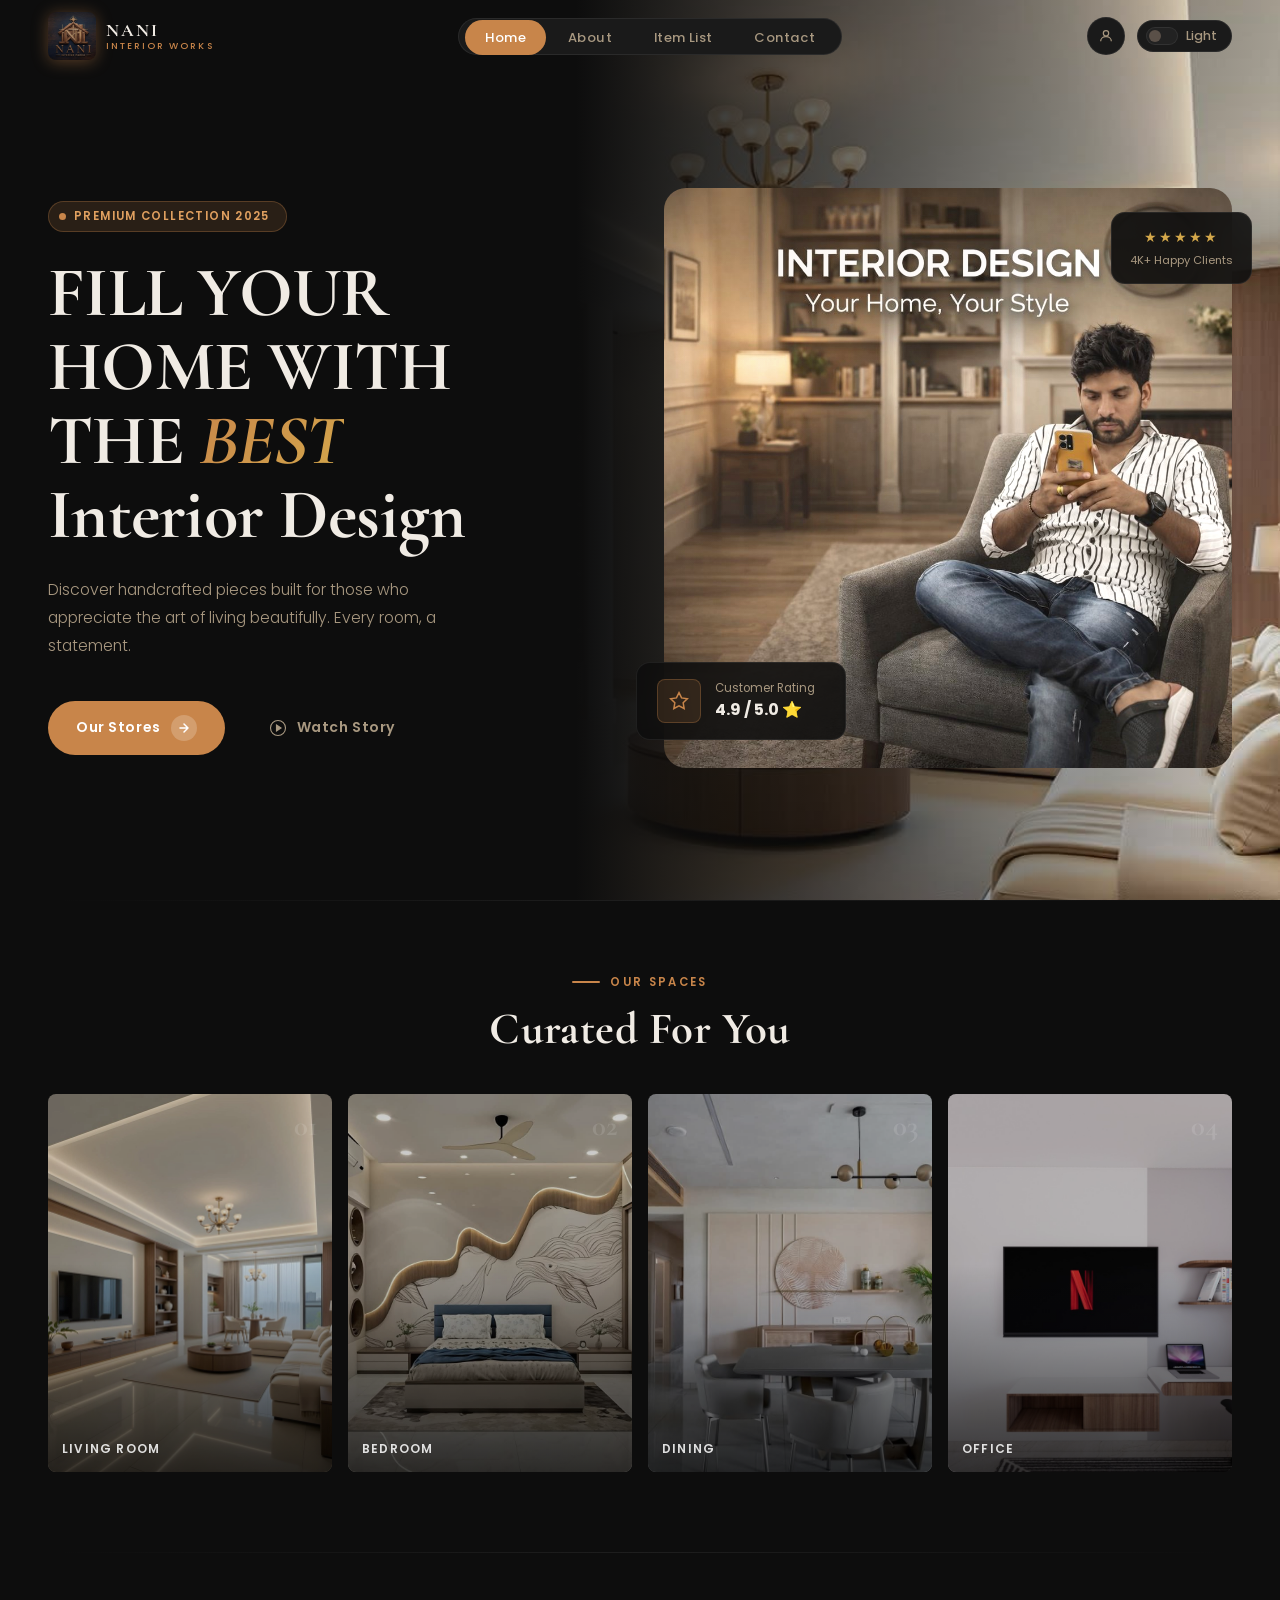
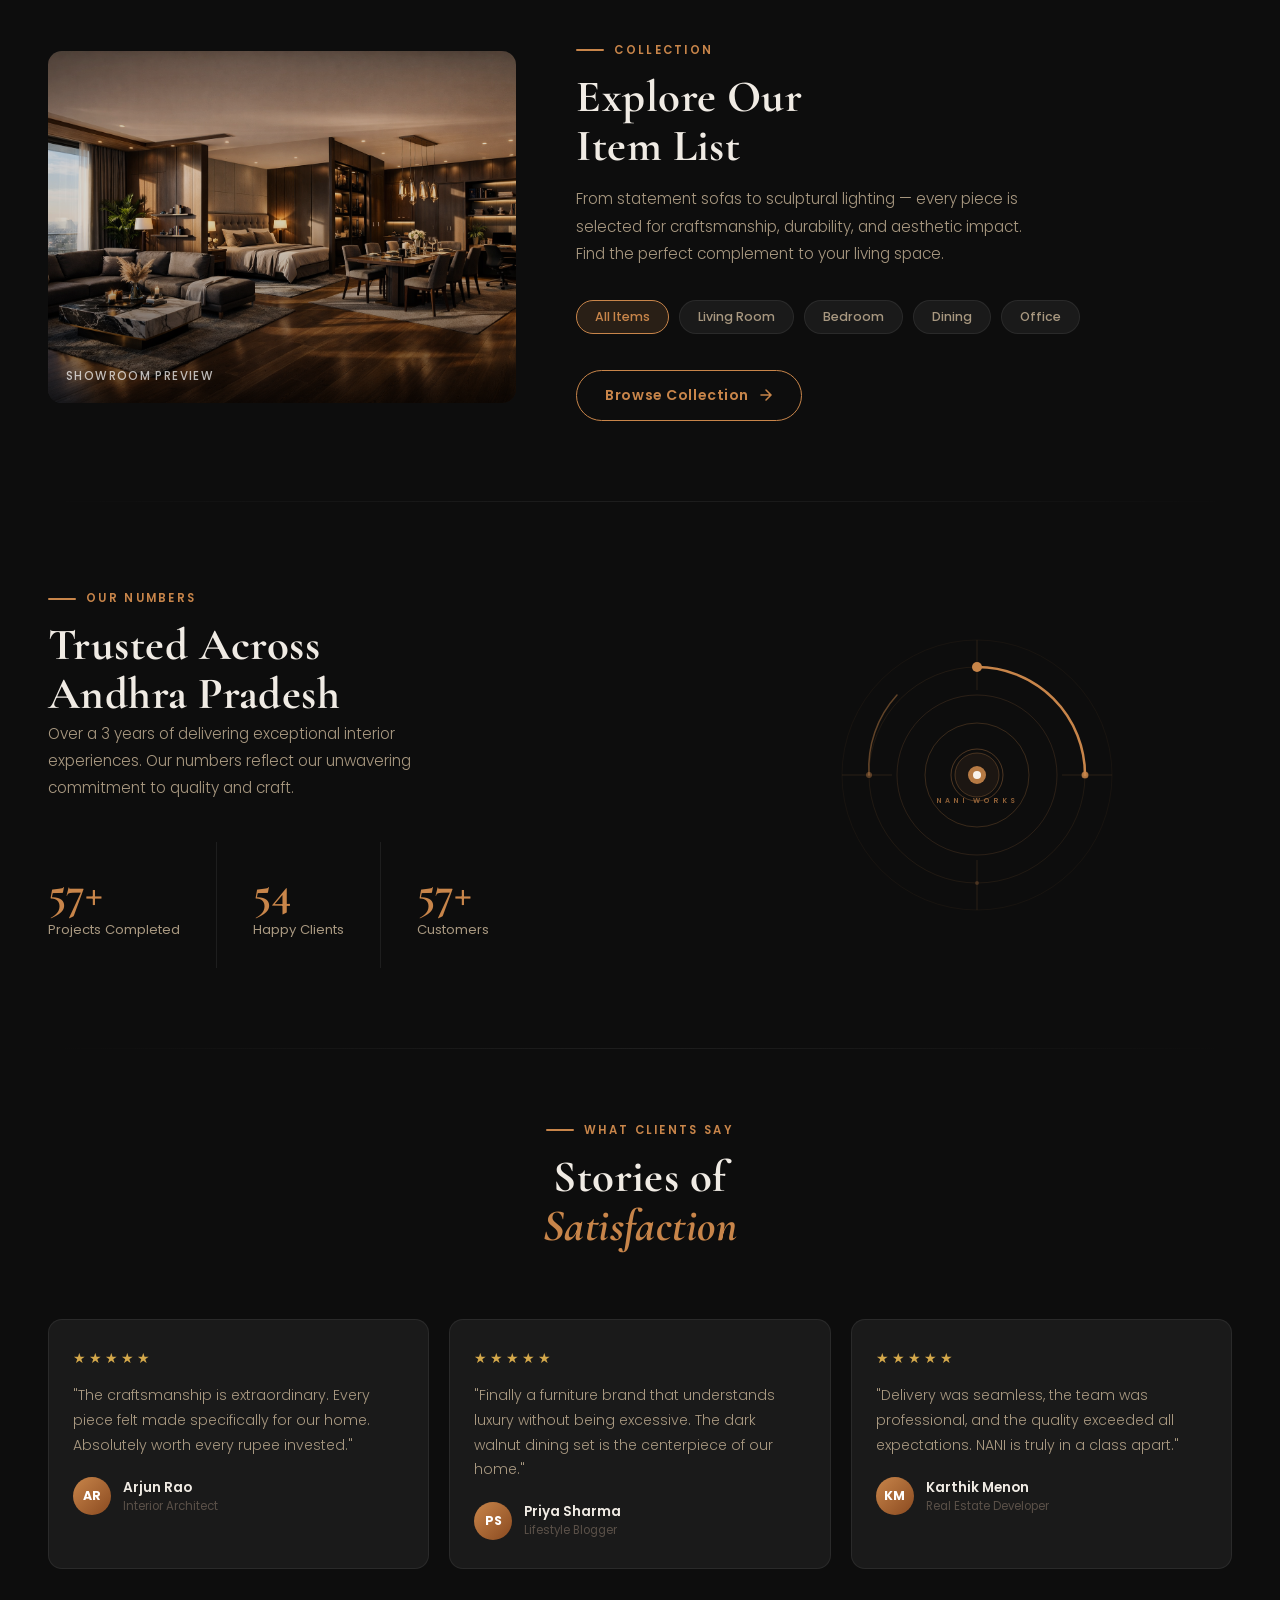
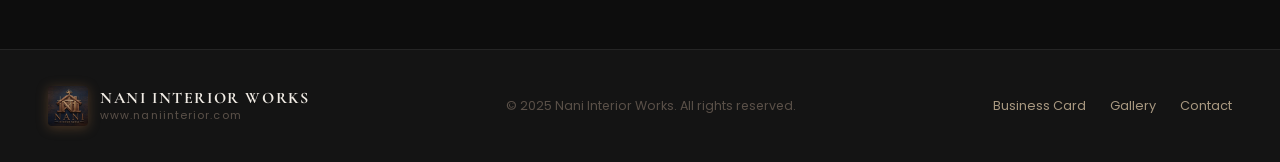
<file: index.html>
<!DOCTYPE html>
<html lang="en" data-theme="dark">
<head>
  <meta charset="UTF-8"/>
  <meta name="viewport" content="width=device-width, initial-scale=1.0"/>
  <title>NANI Interior Works — Premium Furniture</title>
  <link rel="stylesheet" href="css/styles.css"/>
  <style>
    /* Page-specific extras */
    .hero-bg-overlay {
      position: absolute; inset: 0; z-index: 0;
      background: linear-gradient(90deg, var(--bg-base) 45%, transparent 100%);
      pointer-events: none;
    }
    [data-theme="light"] .hero-bg-overlay {
      background: linear-gradient(90deg, var(--bg-base) 40%, rgba(247,244,240,0.6) 100%);
    }
    .hero-bg-img {
      display: none;
    }
    [data-theme="light"] .hero-bg-img { opacity: 0.12; }

    /* Gallery strip */
    .gallery-strip {
      padding: 0 48px 80px;
      display: grid;
      grid-template-columns: repeat(4, 1fr);
      gap: 16px;
    }
    .gallery-card {
      border-radius: var(--radius-sm);
      overflow: hidden;
      aspect-ratio: 3/4;
      position: relative;
      cursor: pointer;
    }
    .gallery-card img {
      width: 100%; height: 100%; object-fit: cover;
      transition: transform 0.7s var(--tr), filter 0.5s;
      filter: brightness(0.8) saturate(0.85);
    }
    .gallery-card:hover img { transform: scale(1.08); filter: brightness(1) saturate(1); }
    .gallery-card-overlay {
      position: absolute; inset: 0;
      background: linear-gradient(to top, rgba(0,0,0,0.7) 0%, transparent 55%);
    }
    .gallery-card-label {
      position: absolute; bottom: 14px; left: 14px;
      font-size: 0.75rem; font-weight: 600; letter-spacing: 0.1em;
      text-transform: uppercase; color: rgba(255,255,255,0.85);
    }
    .gallery-card-num {
      position: absolute; top: 14px; right: 14px;
      font-family: 'Cormorant Garamond', serif;
      font-size: 1.8rem; font-weight: 700;
      color: rgba(255,255,255,0.12);
    }

    @media (max-width: 1024px) { .gallery-strip { grid-template-columns: repeat(2, 1fr); padding: 0 32px 60px; } }
    @media (max-width: 600px)  { .gallery-strip { grid-template-columns: 1fr 1fr; gap: 10px; padding: 0 20px 48px; } }
  </style>
</head>
<body>

<!-- ═══ NAVBAR ═══ -->
<nav class="navbar" id="navbar">
  <a href="index.html" class="nav-logo">
    <img src="images/logo.png" alt="NANI Interior Works Logo"/>
    <div class="nav-logo-text">
      <span class="nav-logo-name">NANI</span>
      <span class="nav-logo-sub">Interior Works</span>
    </div>
  </a>

  <ul class="nav-center" id="navCenter">
    <li><a href="#home" class="active">Home</a></li>
    <li><a href="#about">About</a></li>
    <li><a href="#items">Item List</a></li>
    <li><a href="#contact">Contact</a></li>
  </ul>

  <div class="nav-right">
    <button class="nav-icon-btn" title="Account">
      <svg width="16" height="16" viewBox="0 0 24 24" fill="none" stroke="currentColor" stroke-width="1.8"><circle cx="12" cy="8" r="4"/><path d="M4 20c0-4 3.6-7 8-7s8 3 8 7"/></svg>
    </button>
    <button class="theme-toggle" title="Toggle theme">
      <div class="toggle-track"><div class="toggle-thumb"></div></div>
      <span class="theme-label">Light</span>
    </button>
    <button class="hamburger" id="hamburger">
      <span></span><span></span><span></span>
    </button>
  </div>
</nav>

<!-- ═══ HERO ═══ -->
<section class="hero" id="home">
  <div class="hero-bg-img"></div>
  <div class="hero-bg-overlay"></div>

  <div class="hero-left" style="position:relative;z-index:2;">
    <div class="hero-badge">
      <span class="hero-badge-dot"></span>
      Premium Collection 2025
    </div>

    <h1 class="hero-h1">
      FILL YOUR<br>HOME WITH<br>
      THE <span class="accent-word">BEST</span><br>
      Interior Design
    </h1>

    <p class="hero-sub">
      Discover handcrafted pieces built for those who appreciate 
      the art of living beautifully. Every room, a statement.
    </p>

    <div class="hero-actions">
      <a href="#items" class="btn btn-primary">
        Our Stores
        <span class="btn-arrow">
          <svg width="12" height="12" viewBox="0 0 12 12" fill="none"><path d="M2 6h8M6 2l4 4-4 4" stroke="white" stroke-width="1.5" stroke-linecap="round" stroke-linejoin="round"/></svg>
        </span>
      </a>
      <a href="#about" class="btn btn-ghost">
        <svg width="18" height="18" viewBox="0 0 24 24" fill="none" stroke="currentColor" stroke-width="1.5"><circle cx="12" cy="12" r="10"/><polygon points="10,8 16,12 10,16" fill="currentColor"/></svg>
        Watch Story
      </a>
    </div>
  </div>

  <!-- Right: Large Hero Image -->
  <div class="hero-img-col">
    <div class="hero-img-frame">
      <img src="images/homepage.png" alt="Luxury Interior Design"/>
    </div>
    <div class="hero-float-card">
      <div class="hero-float-icon">
        <svg width="20" height="20" viewBox="0 0 24 24" fill="none" stroke="currentColor" stroke-width="1.8"><path d="M12 2l3.09 6.26L22 9.27l-5 4.87 1.18 6.88L12 17.77l-6.18 3.25L7 14.14 2 9.27l6.91-1.01z"/></svg>
      </div>
      <div>
        <div class="hero-float-label">Customer Rating</div>
        <div class="hero-float-val">4.9 / 5.0 ⭐</div>
      </div>
    </div>
    <div class="hero-float-card2">
      <div class="hero-float-stars">★★★★★</div>
      <div class="hero-float-sub">4K+ Happy Clients</div>
    </div>
  </div>
</section>

<div class="divider"></div>

<!-- ═══ GALLERY STRIP ═══ -->
<section style="padding: 64px 48px 0;" id="gallery">
  <div style="text-align:center; margin-bottom: 40px;">
    <div class="section-label reveal" style="justify-content:center;">Our Spaces</div>
    <h2 class="section-title reveal reveal-d1">Curated For You</h2>
  </div>
</section>
<div class="gallery-strip">
  <div class="gallery-card reveal">
    <img src="images/s1.jpeg" alt="Interior Space 1"/>
    <div class="gallery-card-overlay"></div>
    <span class="gallery-card-label">Living Room</span>
    <span class="gallery-card-num">01</span>
  </div>
  <div class="gallery-card reveal reveal-d1">
    <img src="images/s2.jpeg" alt="Interior Space 2"/>
    <div class="gallery-card-overlay"></div>
    <span class="gallery-card-label">Bedroom</span>
    <span class="gallery-card-num">02</span>
  </div>
  <div class="gallery-card reveal reveal-d2">
    <img src="images/s3.jpeg" alt="Interior Space 3"/>
    <div class="gallery-card-overlay"></div>
    <span class="gallery-card-label">Dining</span>
    <span class="gallery-card-num">03</span>
  </div>
  <div class="gallery-card reveal reveal-d3">
    <img src="images/s4.jpeg" alt="Interior Space 4"/>
    <div class="gallery-card-overlay"></div>
    <span class="gallery-card-label">Office</span>
    <span class="gallery-card-num">04</span>
  </div>
</div>

<div class="divider"></div>

<!-- ═══ ITEM LIST ═══ -->
<section class="section-items" id="items">
  <div class="items-img-wrap reveal">
    <img src="images/s5.png" alt="Furniture Collection"/>
    <div class="items-img-wrap-overlay"></div>
    <span class="items-img-wrap-tag">Showroom Preview</span>
  </div>

  <div class="reveal reveal-d1">
    <div class="section-label">Collection</div>
    <h2 class="section-title">Explore Our<br>Item List</h2>
    <p class="items-desc" style="margin-top:14px;">
      From statement sofas to sculptural lighting — every piece is selected 
      for craftsmanship, durability, and aesthetic impact. Find the 
      perfect complement to your living space.
    </p>
    <div class="items-tags">
      <span class="tag active">All Items</span>
      <span class="tag">Living Room</span>
      <span class="tag">Bedroom</span>
      <span class="tag">Dining</span>
      <span class="tag">Office</span>
    </div>
    <a href="flyer.html" class="btn btn-outline">
      Browse Collection
      <svg width="14" height="14" viewBox="0 0 14 14" fill="none"><path d="M2 7h10M7 2l5 5-5 5" stroke="currentColor" stroke-width="1.5" stroke-linecap="round"/></svg>
    </a>
  </div>
</section>

<div class="divider"></div>

<!-- ═══ STATS ═══ -->
<section class="section-stats" id="about">
  <div class="stats-left">
    <div class="section-label reveal">Our Numbers</div>
    <h2 class="section-title reveal reveal-d1">Trusted Across<br>Andhra Pradesh</h2>
    <p class="stats-desc reveal reveal-d2">
      Over a 3 years of delivering exceptional interior experiences. 
      Our numbers reflect our unwavering commitment to quality and craft.
    </p>
    <div class="stats-row">
      <div class="stat-item reveal reveal-d1">
        <div class="stat-num"><span data-count="100" data-plus="true">0</span></div>
        <div class="stat-lbl">Projects Completed</div>
      </div>
      <div class="stat-item reveal reveal-d2">
        <div class="stat-num"><span data-count="95" data-plus="false">0</span></div>
        <div class="stat-lbl">Happy Clients</div>
      </div>
      <div class="stat-item reveal reveal-d3">
        <div class="stat-num"><span data-count="100" data-plus="true">0</span></div>
        <div class="stat-lbl">Customers</div>
      </div>
    </div>
  </div>

  <div class="radial-svg-wrap reveal">
    <svg viewBox="0 0 280 280" fill="none" xmlns="http://www.w3.org/2000/svg">
      <circle cx="140" cy="140" r="135" stroke="rgba(200,133,74,0.06)" stroke-width="1"/>
      <circle cx="140" cy="140" r="108" stroke="rgba(200,133,74,0.10)" stroke-width="1"/>
      <circle cx="140" cy="140" r="80"  stroke="rgba(200,133,74,0.16)" stroke-width="1"/>
      <circle cx="140" cy="140" r="52"  stroke="rgba(200,133,74,0.24)" stroke-width="1"/>
      <circle cx="140" cy="140" r="26"  stroke="rgba(200,133,74,0.35)" stroke-width="1"/>

      <!-- Animated arc -->
      <path d="M 140 32 A 108 108 0 0 1 248 140" stroke="#c8854a" stroke-width="2.5" stroke-linecap="round"/>
      <path d="M 60 60 A 108 108 0 0 0 32 140"   stroke="rgba(200,133,74,0.45)" stroke-width="1.5" stroke-linecap="round"/>

      <!-- Spokes -->
      <line x1="5"   y1="140" x2="55"  y2="140" stroke="rgba(200,133,74,0.15)" stroke-width="1"/>
      <line x1="225" y1="140" x2="275" y2="140" stroke="rgba(200,133,74,0.15)" stroke-width="1"/>
      <line x1="140" y1="5"   x2="140" y2="55"  stroke="rgba(200,133,74,0.15)" stroke-width="1"/>
      <line x1="140" y1="225" x2="140" y2="275" stroke="rgba(200,133,74,0.15)" stroke-width="1"/>

      <!-- Orbiting dot -->
      <g style="transform-origin:140px 140px; animation: spin 10s linear infinite;">
        <circle cx="140" cy="32" r="5" fill="#c8854a"/>
      </g>
      <g style="transform-origin:140px 140px; animation: spin 16s linear infinite reverse;">
        <circle cx="248" cy="140" r="3.5" fill="rgba(200,133,74,0.7)"/>
      </g>

      <!-- Dot positions -->
      <circle cx="140" cy="32"  r="4" fill="#c8854a" opacity="0.6"/>
      <circle cx="248" cy="140" r="3" fill="rgba(200,133,74,0.6)"/>
      <circle cx="32"  cy="140" r="3" fill="rgba(200,133,74,0.4)"/>
      <circle cx="140" cy="248" r="2" fill="rgba(200,133,74,0.25)"/>

      <!-- Center -->
      <circle cx="140" cy="140" r="22" fill="rgba(200,133,74,0.08)" stroke="rgba(200,133,74,0.3)" stroke-width="1"/>
      <circle cx="140" cy="140" r="9"  fill="#c8854a" opacity="0.9"/>
      <circle cx="140" cy="140" r="4"  fill="#fff" opacity="0.9"/>

      <!-- Text -->
      <text x="140" y="168" text-anchor="middle" fill="rgba(200,133,74,0.7)" font-family="Poppins" font-size="7" font-weight="600" letter-spacing="3">NANI WORKS</text>
    </svg>
  </div>
</section>

<div class="divider"></div>

<!-- ═══ TESTIMONIALS ═══ -->
<section style="padding: 64px 48px 20px;" id="contact">
  <div style="text-align:center; margin-bottom: 48px;">
    <div class="section-label reveal" style="justify-content:center;">What Clients Say</div>
    <h2 class="section-title reveal reveal-d1">Stories of<br><em style="color:var(--accent);">Satisfaction</em></h2>
  </div>
</section>
<div class="section-testimonials">
  <div class="t-card reveal">
    <div class="t-stars">★★★★★</div>
    <p class="t-text">"The craftsmanship is extraordinary. Every piece felt made specifically for our home. Absolutely worth every rupee invested."</p>
    <div class="t-author">
      <div class="t-av">AR</div>
      <div><div class="t-name">Arjun Rao</div><div class="t-role">Interior Architect</div></div>
    </div>
  </div>
  <div class="t-card reveal reveal-d1">
    <div class="t-stars">★★★★★</div>
    <p class="t-text">"Finally a furniture brand that understands luxury without being excessive. The dark walnut dining set is the centerpiece of our home."</p>
    <div class="t-author">
      <div class="t-av">PS</div>
      <div><div class="t-name">Priya Sharma</div><div class="t-role">Lifestyle Blogger</div></div>
    </div>
  </div>
  <div class="t-card reveal reveal-d2">
    <div class="t-stars">★★★★★</div>
    <p class="t-text">"Delivery was seamless, the team was professional, and the quality exceeded all expectations. NANI is truly in a class apart."</p>
    <div class="t-author">
      <div class="t-av">KM</div>
      <div><div class="t-name">Karthik Menon</div><div class="t-role">Real Estate Developer</div></div>
    </div>
  </div>
</div>

<!-- ═══ FOOTER ═══ -->
<footer>
  <div class="footer-left">
    <img src="images/logo.png" alt="Logo" class="footer-logo"/>
    <div>
      <div class="footer-brand">NANI INTERIOR WORKS</div>
      <div style="font-size:0.68rem;color:var(--text-muted);letter-spacing:0.1em;">www.naniinterior.com</div>
    </div>
  </div>
  <div class="footer-copy">© 2025 Nani Interior Works. All rights reserved.</div>
  <div class="footer-links">
    <a href="business-card.html">Business Card</a>
    <a href="flyer.html">Gallery</a>
    <a href="contact.html">Contact</a>
  </div>
</footer>

<script src="js/script.js"></script>
</body>
</html>
</file>
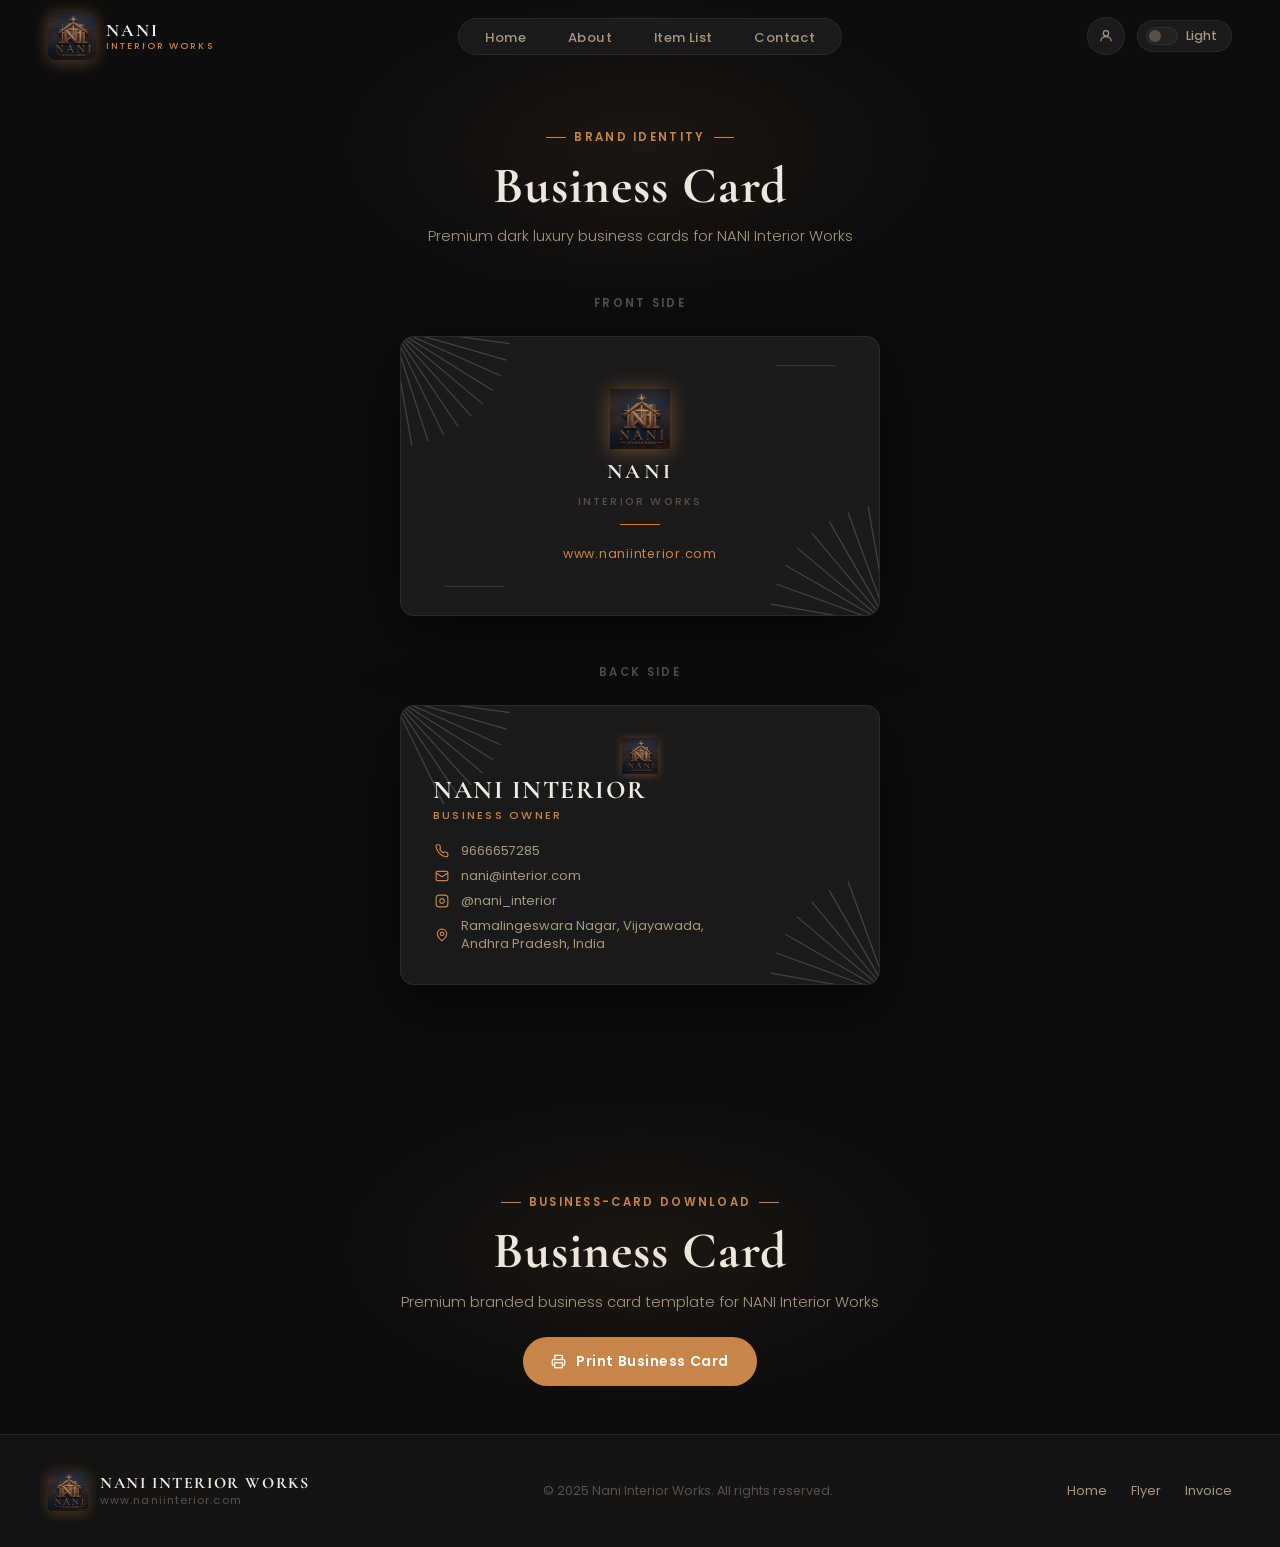
<file: business-card.html>
<!DOCTYPE html>
<html lang="en" data-theme="dark">
<head>
  <meta charset="UTF-8"/>
  <meta name="viewport" content="width=device-width, initial-scale=1.0"/>
  <title>Business Card — NANI Interior Works</title>
  <link rel="stylesheet" href="css/styles.css"/>
  <style>
    /* SVG ray path helper */
    .ray-svg { display: block; }
  </style>
</head>
<body>

<!-- ═══ NAVBAR ═══ -->
<nav class="navbar" id="navbar">
  <a href="index.html" class="nav-logo">
    <img src="images/logo.png" alt="NANI Interior Works Logo"/>
    <div class="nav-logo-text">
      <span class="nav-logo-name">NANI</span>
      <span class="nav-logo-sub">Interior Works</span>
    </div>
  </a>
  <ul class="nav-center" id="navCenter">
    <li><a href="index.html">Home</a></li>
    <li><a href="index.html#about">About</a></li>
    <li><a href="index.html#items">Item List</a></li>
    <li><a href="index.html#contact">Contact</a></li>
  </ul>
  <div class="nav-right">
    <button class="nav-icon-btn" title="Account">
      <svg width="16" height="16" viewBox="0 0 24 24" fill="none" stroke="currentColor" stroke-width="1.8"><circle cx="12" cy="8" r="4"/><path d="M4 20c0-4 3.6-7 8-7s8 3 8 7"/></svg>
    </button>
    <button class="theme-toggle">
      <div class="toggle-track"><div class="toggle-thumb"></div></div>
      <span class="theme-label">Light</span>
    </button>
    <button class="hamburger" id="hamburger"><span></span><span></span><span></span></button>
  </div>
</nav>

<!-- ═══ PAGE HEADER ═══ -->
<div class="page-header">
  <div class="page-header-label">Brand Identity</div>
  <h1>Business Card</h1>
  <p style="color:var(--text-secondary);font-size:0.92rem;margin-top:12px;font-weight:300;">Premium dark luxury business cards for NANI Interior Works</p>
</div>

<!-- ═══ CARDS STAGE ═══ -->
<div class="cards-stage">

  <!-- CARD FRONT -->
  <div>
    <div class="card-label">Front Side</div>
    <div class="biz-card reveal">
      <!-- Ray decorations -->
      <div class="biz-card-ray tl">
        <svg class="ray-svg" viewBox="0 0 120 120" fill="none">
          <g transform="translate(0,0)">
            <line x1="0" y1="0" x2="120" y2="0"  stroke="white" stroke-width="1.2" transform="rotate(0,0,0)"/>
            <line x1="0" y1="0" x2="120" y2="0"  stroke="white" stroke-width="1.2" transform="rotate(8,0,0)"/>
            <line x1="0" y1="0" x2="120" y2="0"  stroke="white" stroke-width="1.2" transform="rotate(16,0,0)"/>
            <line x1="0" y1="0" x2="120" y2="0"  stroke="white" stroke-width="1.2" transform="rotate(24,0,0)"/>
            <line x1="0" y1="0" x2="120" y2="0"  stroke="white" stroke-width="1.2" transform="rotate(32,0,0)"/>
            <line x1="0" y1="0" x2="120" y2="0"  stroke="white" stroke-width="1.2" transform="rotate(40,0,0)"/>
            <line x1="0" y1="0" x2="120" y2="0"  stroke="white" stroke-width="1.2" transform="rotate(48,0,0)"/>
            <line x1="0" y1="0" x2="120" y2="0"  stroke="white" stroke-width="1.2" transform="rotate(56,0,0)"/>
            <line x1="0" y1="0" x2="120" y2="0"  stroke="white" stroke-width="1.2" transform="rotate(64,0,0)"/>
            <line x1="0" y1="0" x2="120" y2="0"  stroke="white" stroke-width="1.2" transform="rotate(72,0,0)"/>
            <line x1="0" y1="0" x2="120" y2="0"  stroke="white" stroke-width="1.2" transform="rotate(80,0,0)"/>
          </g>
        </svg>
      </div>
      <div class="biz-card-ray br">
        <svg class="ray-svg" viewBox="0 0 120 120" fill="none">
          <line x1="0" y1="0" x2="120" y2="0"  stroke="white" stroke-width="1.2" transform="rotate(0,0,0)"/>
          <line x1="0" y1="0" x2="120" y2="0"  stroke="white" stroke-width="1.2" transform="rotate(10,0,0)"/>
          <line x1="0" y1="0" x2="120" y2="0"  stroke="white" stroke-width="1.2" transform="rotate(20,0,0)"/>
          <line x1="0" y1="0" x2="120" y2="0"  stroke="white" stroke-width="1.2" transform="rotate(30,0,0)"/>
          <line x1="0" y1="0" x2="120" y2="0"  stroke="white" stroke-width="1.2" transform="rotate(40,0,0)"/>
          <line x1="0" y1="0" x2="120" y2="0"  stroke="white" stroke-width="1.2" transform="rotate(50,0,0)"/>
          <line x1="0" y1="0" x2="120" y2="0"  stroke="white" stroke-width="1.2" transform="rotate(60,0,0)"/>
          <line x1="0" y1="0" x2="120" y2="0"  stroke="white" stroke-width="1.2" transform="rotate(70,0,0)"/>
          <line x1="0" y1="0" x2="120" y2="0"  stroke="white" stroke-width="1.2" transform="rotate(80,0,0)"/>
        </svg>
      </div>

      <!-- Horizontal decorative line top right -->
      <div style="position:absolute;top:28px;right:44px;width:60px;height:1px;background:rgba(255,255,255,0.12);"></div>
      <!-- Horizontal line bottom left -->
      <div style="position:absolute;bottom:28px;left:44px;width:60px;height:1px;background:rgba(255,255,255,0.12);"></div>

      <div class="card-front">
        <img src="images/logo.png" alt="Logo" class="card-front-logo"/>
        <div class="card-front-brand">NANI</div>
        <div class="card-front-sub">Interior Works</div>
        <div style="width:40px;height:1px;background:var(--accent);margin:4px 0;"></div>
        <div class="card-front-url">www.naniinterior.com</div>
      </div>
    </div>
  </div>

  <!-- CARD BACK -->
  <div>
    <div class="card-label">Back Side</div>
    <div class="biz-card reveal">
      <!-- Ray decorations -->
      <div class="biz-card-ray tl">
        <svg class="ray-svg" viewBox="0 0 120 120" fill="none">
          <line x1="0" y1="0" x2="120" y2="0"  stroke="white" stroke-width="1.2" transform="rotate(0,0,0)"/>
          <line x1="0" y1="0" x2="120" y2="0"  stroke="white" stroke-width="1.2" transform="rotate(8,0,0)"/>
          <line x1="0" y1="0" x2="120" y2="0"  stroke="white" stroke-width="1.2" transform="rotate(16,0,0)"/>
          <line x1="0" y1="0" x2="120" y2="0"  stroke="white" stroke-width="1.2" transform="rotate(24,0,0)"/>
          <line x1="0" y1="0" x2="120" y2="0"  stroke="white" stroke-width="1.2" transform="rotate(32,0,0)"/>
          <line x1="0" y1="0" x2="120" y2="0"  stroke="white" stroke-width="1.2" transform="rotate(40,0,0)"/>
          <line x1="0" y1="0" x2="120" y2="0"  stroke="white" stroke-width="1.2" transform="rotate(48,0,0)"/>
          <line x1="0" y1="0" x2="120" y2="0"  stroke="white" stroke-width="1.2" transform="rotate(56,0,0)"/>
          <line x1="0" y1="0" x2="120" y2="0"  stroke="white" stroke-width="1.2" transform="rotate(64,0,0)"/>
        </svg>
      </div>
      <div class="biz-card-ray br">
        <svg class="ray-svg" viewBox="0 0 120 120" fill="none">
          <line x1="0" y1="0" x2="120" y2="0" stroke="white" stroke-width="1.2" transform="rotate(0,0,0)"/>
          <line x1="0" y1="0" x2="120" y2="0" stroke="white" stroke-width="1.2" transform="rotate(10,0,0)"/>
          <line x1="0" y1="0" x2="120" y2="0" stroke="white" stroke-width="1.2" transform="rotate(20,0,0)"/>
          <line x1="0" y1="0" x2="120" y2="0" stroke="white" stroke-width="1.2" transform="rotate(30,0,0)"/>
          <line x1="0" y1="0" x2="120" y2="0" stroke="white" stroke-width="1.2" transform="rotate(40,0,0)"/>
          <line x1="0" y1="0" x2="120" y2="0" stroke="white" stroke-width="1.2" transform="rotate(50,0,0)"/>
          <line x1="0" y1="0" x2="120" y2="0" stroke="white" stroke-width="1.2" transform="rotate(60,0,0)"/>
          <line x1="0" y1="0" x2="120" y2="0" stroke="white" stroke-width="1.2" transform="rotate(70,0,0)"/>
        </svg>
      </div>



      <div class="card-back">
        <div class="card-back-top">
          <img src="images/logo.png" alt="Logo" class="card-back-logo"/>
        </div>
        <div class="card-back-mid">
          <div class="card-name">NANI INTERIOR </div>
          <div class="card-role">Business Owner</div>
          <div class="card-contacts">
            <div class="card-contact-row">
              <span class="card-contact-icon">
                <svg width="14" height="14" viewBox="0 0 24 24" fill="none" stroke="currentColor" stroke-width="2"><path d="M22 16.92v3a2 2 0 0 1-2.18 2 19.79 19.79 0 0 1-8.63-3.07A19.5 19.5 0 0 1 4.69 12 19.79 19.79 0 0 1 1.62 3.47 2 2 0 0 1 3.59 1.27h3a2 2 0 0 1 2 1.72 12.84 12.84 0 0 0 .7 2.81 2 2 0 0 1-.45 2.11L8.09 8.91a16 16 0 0 0 6 6l.81-.81a2 2 0 0 1 2.11-.45 12.84 12.84 0 0 0 2.81.7A2 2 0 0 1 21.73 16.92z"/></svg>
              </span>
              9666657285
            </div>
            <div class="card-contact-row">
              <span class="card-contact-icon">
                <svg width="14" height="14" viewBox="0 0 24 24" fill="none" stroke="currentColor" stroke-width="2"><rect x="2" y="4" width="20" height="16" rx="2"/><path d="m22 7-8.97 5.7a1.94 1.94 0 0 1-2.06 0L2 7"/></svg>
              </span>
              nani@interior.com
            </div>
            <div class="card-contact-row">
              <span class="card-contact-icon">
                <svg width="14" height="14" viewBox="0 0 24 24" fill="none" stroke="currentColor" stroke-width="2"><rect x="2" y="2" width="20" height="20" rx="5" ry="5"/><path d="M16 11.37A4 4 0 1 1 12.63 8 4 4 0 0 1 16 11.37z"/><line x1="17.5" y1="6.5" x2="17.51" y2="6.5"/></svg>
              </span>
              @nani_interior
            </div>
            <div class="card-contact-row">
              <span class="card-contact-icon">
                <svg width="14" height="14" viewBox="0 0 24 24" fill="none" stroke="currentColor" stroke-width="2"><path d="M20 10c0 6-8 12-8 12s-8-6-8-12a8 8 0 0 1 16 0Z"/><circle cx="12" cy="10" r="3"/></svg>
              </span>
              Ramalingeswara Nagar, Vijayawada,<br/>
              Andhra Pradesh, India
            </div>
          </div>
        </div>
      </div>
    </div>
  </div>
</div>

<div class="page-header">
  <div class="page-header-label">Business-card Download</div>
  <h1>Business Card</h1>
  <p style="color:var(--text-secondary);font-size:0.92rem;margin-top:12px;font-weight:300;">Premium branded business card template for NANI Interior Works</p>
  <div style="margin-top:24px;">
    <button class="btn btn-primary" onclick="window.print()" style="margin:0 auto;">
      <svg width="15" height="15" viewBox="0 0 24 24" fill="none" stroke="currentColor" stroke-width="2"><polyline points="6 9 6 2 18 2 18 9"/><path d="M6 18H4a2 2 0 0 1-2-2v-5a2 2 0 0 1 2-2h16a2 2 0 0 1 2 2v5a2 2 0 0 1-2 2h-2"/><rect x="6" y="14" width="12" height="8"/></svg>
      Print Business Card
    </button>
  </div>
</div>
<!-- ═══ FOOTER ═══ -->
<footer>
  <div class="footer-left">
    <img src="images/logo.png" alt="Logo" class="footer-logo"/>
    <div>
      <div class="footer-brand">NANI INTERIOR WORKS</div>
      <div style="font-size:0.68rem;color:var(--text-muted);letter-spacing:0.1em;">www.naniinterior.com</div>
    </div>
  </div>
  <div class="footer-copy">© 2025 Nani Interior Works. All rights reserved.</div>
  <div class="footer-links">
    <a href="index.html">Home</a>
    <a href="flyer.html">Flyer</a>
    <a href="invoice.html">Invoice</a>
  </div>
</footer>

<script src="js/script.js"></script>
</body>
</html>
</file>
<file: css/styles.css>
/* ============================================================
   NANI INTERIOR WORKS — Global Design System
   Dark Luxury UI: Black + Warm Orange + Gold
   ============================================================ */

@import url('https://fonts.googleapis.com/css2?family=Cormorant+Garamond:ital,wght@0,400;0,600;0,700;1,400&family=Poppins:wght@300;400;500;600;700;800&display=swap');

/* ── CSS Variables ── */
:root {
  /* Dark Theme (default) */
  --bg-base:       #0d0d0d;
  --bg-surface:    #141414;
  --bg-card:       #1a1a1a;
  --bg-elevated:   #222222;
  --bg-hover:      #2a2a2a;

  --accent:        #c8854a;
  --accent-light:  #e0a060;
  --accent-gold:   #d4a84b;
  --accent-glow:   rgba(200, 133, 74, 0.15);
  --accent-glow2:  rgba(200, 133, 74, 0.08);

  --text-primary:  #f0ebe4;
  --text-secondary:#a89880;
  --text-muted:    #5a5048;
  --text-dim:      #3a3530;

  --border:        rgba(255, 255, 255, 0.07);
  --border-accent: rgba(200, 133, 74, 0.3);
  --shadow-sm:     0 2px 8px rgba(0,0,0,0.4);
  --shadow-md:     0 8px 32px rgba(0,0,0,0.5);
  --shadow-lg:     0 20px 60px rgba(0,0,0,0.6);
  --shadow-accent: 0 8px 32px rgba(200,133,74,0.25);

  --radius-xs:  4px;
  --radius-sm:  8px;
  --radius-md:  14px;
  --radius-lg:  22px;
  --radius-xl:  40px;

  --nav-h:      72px;
  --tr:         0.38s cubic-bezier(0.22, 1, 0.36, 1);
  --tr-fast:    0.18s ease;
}

/* ── Light Mode Override ── */
[data-theme="light"] {
  --bg-base:       #f7f4f0;
  --bg-surface:    #ffffff;
  --bg-card:       #fdf9f5;
  --bg-elevated:   #f0ebe3;
  --bg-hover:      #e8e0d5;

  --text-primary:  #1a1208;
  --text-secondary:#6b5540;
  --text-muted:    #a09080;
  --text-dim:      #c0b8b0;

  --border:        rgba(0,0,0,0.08);
  --border-accent: rgba(200, 133, 74, 0.4);
  --shadow-sm:     0 2px 8px rgba(0,0,0,0.08);
  --shadow-md:     0 8px 32px rgba(0,0,0,0.12);
  --shadow-lg:     0 20px 60px rgba(0,0,0,0.15);
  --shadow-accent: 0 8px 32px rgba(200,133,74,0.2);
}

/* ── Reset ── */
*, *::before, *::after { box-sizing: border-box; margin: 0; padding: 0; }
html { scroll-behavior: smooth; font-size: 16px; }
body {
  font-family: 'Poppins', sans-serif;
  background: var(--bg-base);
  color: var(--text-primary);
  overflow-x: hidden;
  transition: background var(--tr), color var(--tr);
}
a { text-decoration: none; color: inherit; }
img { display: block; max-width: 100%; }
ul { list-style: none; }
button { cursor: pointer; border: none; background: none; font-family: inherit; }

/* ── Custom Scrollbar ── */
::-webkit-scrollbar { width: 6px; }
::-webkit-scrollbar-track { background: var(--bg-base); }
::-webkit-scrollbar-thumb { background: var(--accent); border-radius: 99px; }

/* ═══════════════════════════════════════════
   NAVBAR
═══════════════════════════════════════════ */
.navbar {
  position: fixed; top: 0; left: 0; right: 0;
  height: var(--nav-h);
  display: flex; align-items: center; justify-content: space-between;
  padding: 0 48px;
  z-index: 900;
  transition: background var(--tr), backdrop-filter var(--tr), box-shadow var(--tr);
}
.navbar.scrolled {
  background: rgba(13,13,13,0.92);
  backdrop-filter: blur(24px);
  box-shadow: 0 1px 0 var(--border), var(--shadow-md);
}
[data-theme="light"] .navbar.scrolled {
  background: rgba(247,244,240,0.92);
}

.nav-logo {
  display: flex; align-items: center; gap: 10px;
  cursor: pointer;
}
.nav-logo img {
  height: 48px; width: 48px;
  object-fit: contain;
  border-radius: var(--radius-sm);
  filter: drop-shadow(0 2px 8px rgba(200,133,74,0.4));
  transition: filter var(--tr), transform var(--tr);
}
.nav-logo:hover img {
  filter: drop-shadow(0 4px 16px rgba(200,133,74,0.7));
  transform: scale(1.05);
}
.nav-logo-text {
  display: flex; flex-direction: column; line-height: 1.1;
}
.nav-logo-name {
  font-family: 'Cormorant Garamond', serif;
  font-size: 1.1rem; font-weight: 700;
  letter-spacing: 0.12em; color: var(--text-primary);
}
.nav-logo-sub {
  font-size: 0.58rem; font-weight: 500; letter-spacing: 0.22em;
  text-transform: uppercase; color: var(--accent);
}

.nav-center {
  display: flex; align-items: center; gap: 2px;
  background: var(--bg-card);
  border: 1px solid var(--border);
  border-radius: var(--radius-xl);
  padding: 5px 6px;
}
.nav-center a {
  padding: 8px 20px;
  font-size: 0.82rem; font-weight: 500;
  letter-spacing: 0.03em;
  border-radius: 99px;
  color: var(--text-secondary);
  transition: color var(--tr), background var(--tr);
}
.nav-center a:hover { color: var(--text-primary); }
.nav-center a.active {
  background: var(--accent);
  color: #fff;
}

.nav-right { display: flex; align-items: center; gap: 12px; }

.nav-icon-btn {
  width: 38px; height: 38px;
  border: 1px solid var(--border);
  border-radius: 50%;
  background: var(--bg-card);
  display: grid; place-items: center;
  color: var(--text-secondary);
  transition: border-color var(--tr), color var(--tr), background var(--tr);
  cursor: pointer;
}
.nav-icon-btn:hover {
  border-color: var(--accent);
  color: var(--accent);
  background: var(--accent-glow);
}

/* Theme Toggle */
.theme-toggle {
  display: flex; align-items: center; gap: 8px;
  background: var(--bg-card);
  border: 1px solid var(--border);
  border-radius: var(--radius-xl);
  padding: 6px 14px 6px 8px;
  font-size: 0.78rem; font-weight: 500;
  color: var(--text-secondary);
  cursor: pointer;
  transition: border-color var(--tr), color var(--tr), background var(--tr);
}
.theme-toggle:hover { border-color: var(--accent); color: var(--accent); }
.toggle-track {
  width: 32px; height: 18px;
  background: var(--bg-elevated);
  border-radius: 99px;
  border: 1px solid var(--border);
  position: relative;
  transition: background var(--tr);
}
[data-theme="light"] .toggle-track { background: var(--accent); }
.toggle-thumb {
  width: 12px; height: 12px;
  background: var(--text-muted);
  border-radius: 50%;
  position: absolute; top: 2px; left: 2px;
  transition: transform var(--tr), background var(--tr);
}
[data-theme="light"] .toggle-thumb {
  transform: translateX(14px);
  background: #fff;
}

.hamburger { display: none; flex-direction: column; gap: 5px; cursor: pointer; padding: 4px; }
.hamburger span { display: block; width: 22px; height: 1.5px; background: var(--text-primary); border-radius: 2px; transition: transform var(--tr), opacity var(--tr); }

/* ═══════════════════════════════════════════
   PAGE HEADER (non-landing pages)
═══════════════════════════════════════════ */
.page-header {
  padding: calc(var(--nav-h) + 48px) 48px 48px;
  text-align: center;
  position: relative;
}
.page-header::before {
  content: '';
  position: absolute; left: 50%; top: 50%;
  transform: translate(-50%, -50%);
  width: 600px; height: 300px;
  background: radial-gradient(ellipse, var(--accent-glow2) 0%, transparent 70%);
  pointer-events: none;
}
.page-header-label {
  display: inline-flex; align-items: center; gap: 8px;
  font-size: 0.72rem; font-weight: 600; letter-spacing: 0.2em;
  text-transform: uppercase; color: var(--accent);
  margin-bottom: 12px;
}
.page-header-label::before, .page-header-label::after {
  content: ''; display: block; width: 20px; height: 1px; background: var(--accent);
}
.page-header h1 {
  font-family: 'Cormorant Garamond', serif;
  font-size: clamp(2rem, 4vw, 3.2rem);
  font-weight: 700; letter-spacing: 0.02em;
  line-height: 1.1;
}

/* ═══════════════════════════════════════════
   FOOTER
═══════════════════════════════════════════ */
footer {
  border-top: 1px solid var(--border);
  padding: 36px 48px;
  display: flex; align-items: center; justify-content: space-between;
  flex-wrap: wrap; gap: 16px;
  background: var(--bg-surface);
  transition: background var(--tr);
}
.footer-left { display: flex; align-items: center; gap: 12px; }
.footer-logo { height: 40px; width: 40px; object-fit: contain; border-radius: var(--radius-xs); filter: drop-shadow(0 2px 6px rgba(200,133,74,0.3)); }
.footer-brand { font-family: 'Cormorant Garamond', serif; font-weight: 700; font-size: 1rem; letter-spacing: 0.1em; }
.footer-copy { font-size: 0.78rem; color: var(--text-muted); }
.footer-links { display: flex; gap: 24px; }
.footer-links a { font-size: 0.8rem; color: var(--text-secondary); transition: color var(--tr); }
.footer-links a:hover { color: var(--accent); }
.footer-nav-links { display: flex; gap: 8px; }
.footer-nav-links a {
  display: flex; align-items: center; justify-content: center;
  width: 36px; height: 36px;
  border: 1px solid var(--border);
  border-radius: 50%;
  font-size: 0.78rem; font-weight: 600; color: var(--text-secondary);
  transition: all var(--tr);
}
.footer-nav-links a:hover { border-color: var(--accent); color: var(--accent); background: var(--accent-glow); }

/* ═══════════════════════════════════════════
   BUTTONS
═══════════════════════════════════════════ */
.btn {
  display: inline-flex; align-items: center; gap: 10px;
  padding: 14px 28px;
  border-radius: var(--radius-xl);
  font-size: 0.88rem; font-weight: 600; letter-spacing: 0.04em;
  cursor: pointer; transition: all var(--tr);
  position: relative; overflow: hidden;
}
.btn::before {
  content: '';
  position: absolute; inset: 0;
  background: linear-gradient(135deg, rgba(255,255,255,0.15), transparent);
  opacity: 0; transition: opacity var(--tr);
}
.btn:hover::before { opacity: 1; }

.btn-primary {
  background: var(--accent);
  color: #fff;
  box-shadow: 0 0 0 rgba(200,133,74,0);
}
.btn-primary:hover {
  transform: translateY(-2px);
  box-shadow: var(--shadow-accent);
}
.btn-outline {
  border: 1.5px solid var(--accent);
  color: var(--accent);
  background: transparent;
}
.btn-outline:hover {
  background: var(--accent);
  color: #fff;
  transform: translateY(-2px);
}
.btn-ghost { color: var(--text-secondary); }
.btn-ghost:hover { color: var(--text-primary); }

.btn-arrow {
  width: 26px; height: 26px;
  background: rgba(255,255,255,0.2);
  border-radius: 50%;
  display: grid; place-items: center;
  transition: transform var(--tr);
  flex-shrink: 0;
}
.btn:hover .btn-arrow { transform: translateX(4px); }

/* ═══════════════════════════════════════════
   DECORATIVE ELEMENTS
═══════════════════════════════════════════ */
.section-label {
  display: inline-flex; align-items: center; gap: 10px;
  font-size: 0.72rem; font-weight: 600; letter-spacing: 0.2em;
  text-transform: uppercase; color: var(--accent);
  margin-bottom: 14px;
}
.section-label::before {
  content: ''; display: block; width: 28px; height: 2px;
  background: var(--accent); border-radius: 2px;
}

.section-title {
  font-family: 'Cormorant Garamond', serif;
  font-size: clamp(2rem, 3.5vw, 3rem);
  font-weight: 700; line-height: 1.1;
  letter-spacing: 0.01em;
}

.divider {
  height: 1px;
  background: linear-gradient(90deg, transparent, var(--border), transparent);
  margin: 0 48px;
}

/* ═══════════════════════════════════════════
   SCROLL REVEAL
═══════════════════════════════════════════ */
.reveal {
  opacity: 0; transform: translateY(28px);
  transition: opacity 0.7s var(--tr), transform 0.7s var(--tr);
}
.reveal.visible { opacity: 1; transform: translateY(0); }
.reveal-d1 { transition-delay: 0.08s; }
.reveal-d2 { transition-delay: 0.18s; }
.reveal-d3 { transition-delay: 0.28s; }
.reveal-d4 { transition-delay: 0.38s; }

/* ═══════════════════════════════════════════
   LANDING PAGE — HERO
═══════════════════════════════════════════ */
.hero {
  min-height: 100vh;
  display: grid;
  grid-template-columns: 1fr 1fr;
  align-items: center;
  padding: calc(var(--nav-h) + 48px) 48px 64px;
  gap: 48px;
  position: relative;
  overflow: hidden;
  background: url('../images/s1.jpeg') center center/cover no-repeat;
}
.hero::before {
  content: '';
  position: absolute; left: -200px; top: 50%;
  transform: translateY(-50%);
  width: 700px; height: 700px;
  background: radial-gradient(circle, rgba(200,133,74,0.10) 0%, transparent 65%);
  pointer-events: none;
}

.hero-badge {
  display: inline-flex; align-items: center; gap: 8px;
  background: var(--accent-glow);
  border: 1px solid var(--border-accent);
  border-radius: 99px;
  padding: 6px 16px 6px 10px;
  font-size: 0.72rem; font-weight: 600; letter-spacing: 0.12em;
  text-transform: uppercase; color: var(--accent-light);
  margin-bottom: 24px;
  animation: fadeSlideUp 0.8s var(--tr) both;
}
.hero-badge-dot {
  width: 7px; height: 7px;
  background: var(--accent);
  border-radius: 50%;
  animation: pulse 2s infinite;
}

.hero-h1 {
  font-family: 'Cormorant Garamond', serif;
  font-size: clamp(2.8rem, 5.5vw, 5rem);
  font-weight: 700;
  line-height: 1.05;
  letter-spacing: -0.01em;
  margin-bottom: 24px;
  animation: fadeSlideUp 0.9s 0.1s var(--tr) both;
}
.hero-h1 .accent-word {
  background: linear-gradient(135deg, var(--accent), var(--accent-gold));
  -webkit-background-clip: text;
  -webkit-text-fill-color: transparent;
  background-clip: text;
  font-style: italic;
}

.hero-sub {
  font-size: 0.98rem; line-height: 1.8;
  color: var(--text-secondary); font-weight: 300;
  max-width: 440px; margin-bottom: 40px;
  animation: fadeSlideUp 1s 0.2s var(--tr) both;
}

.hero-actions {
  display: flex; align-items: center; gap: 16px; flex-wrap: wrap;
  animation: fadeSlideUp 1s 0.3s var(--tr) both;
}

/* Hero Image */
.hero-img-col {
  position: relative;
  animation: fadeSlideRight 1s 0.15s var(--tr) both;
}
.hero-img-frame {
  border-radius: var(--radius-lg);
  overflow: hidden;
  position: relative;
}
.hero-img-frame img {
  width: 100%; height: 580px;
  object-fit: cover; object-position: center 20%;
  transition: transform 0.8s var(--tr), filter 0.5s;
  filter: brightness(1) saturate(0.95);
}
[data-theme="dark"] .hero-img-frame img {
  filter: brightness(1.05) saturate(1);
}
.hero-img-frame:hover img { transform: scale(1.04); filter: brightness(1) saturate(1); }
.hero-img-frame::after {
  content: '';
  position: absolute; inset: 0;
  background: linear-gradient(135deg, rgba(200,133,74,0.08), transparent 50%);
  pointer-events: none; border-radius: var(--radius-lg);
}

.hero-float-card {
  position: absolute; bottom: 28px; left: -28px;
  background: rgba(13,13,13,0.88);
  backdrop-filter: blur(20px);
  border: 1px solid var(--border);
  border-radius: var(--radius-md);
  padding: 16px 20px;
  display: flex; align-items: center; gap: 14px;
  animation: floatY 5s ease-in-out infinite;
  z-index: 5;
  min-width: 210px;
  transition: background var(--tr), border-color var(--tr);
}
[data-theme="light"] .hero-float-card { background: rgba(247,244,240,0.92); }
.hero-float-icon {
  width: 44px; height: 44px;
  background: var(--accent-glow);
  border: 1px solid var(--border-accent);
  border-radius: var(--radius-sm);
  display: grid; place-items: center; flex-shrink: 0; color: var(--accent);
}
.hero-float-label { font-size: 0.72rem; color: var(--text-secondary); }
.hero-float-val { font-size: 1rem; font-weight: 700; color: var(--text-primary); }

.hero-float-card2 {
  position: absolute; top: 24px; right: -20px;
  background: rgba(13,13,13,0.88);
  backdrop-filter: blur(20px);
  border: 1px solid var(--border);
  border-radius: var(--radius-md);
  padding: 14px 18px;
  text-align: center;
  animation: floatY 5s 1.2s ease-in-out infinite;
  z-index: 5;
  transition: background var(--tr), border-color var(--tr);
}
[data-theme="light"] .hero-float-card2 { background: rgba(247,244,240,0.92); }
.hero-float-stars { color: var(--accent-gold); font-size: 0.9rem; letter-spacing: 2px; }
.hero-float-sub { font-size: 0.7rem; color: var(--text-secondary); margin-top: 4px; }

/* ═══════════════════════════════════════════
   ITEM LIST SECTION
═══════════════════════════════════════════ */
.section-items {
  padding: 80px 48px;
  display: grid;
  grid-template-columns: 1fr 1.4fr;
  gap: 60px;
  align-items: center;
}

.items-img-wrap {
  border-radius: var(--radius-md); overflow: hidden;
  position: relative; aspect-ratio: 4/3;
}
.items-img-wrap img {
  width: 100%; height: 100%; object-fit: cover;
  transition: transform 0.7s var(--tr), filter 0.5s;
  filter: brightness(0.85);
}
.items-img-wrap:hover img { transform: scale(1.06); filter: brightness(1); }
.items-img-wrap-overlay {
  position: absolute; inset: 0;
  background: linear-gradient(to top, rgba(0,0,0,0.55), transparent 50%);
}
.items-img-wrap-tag {
  position: absolute; bottom: 18px; left: 18px;
  font-size: 0.72rem; font-weight: 500; letter-spacing: 0.12em;
  text-transform: uppercase; color: rgba(255,255,255,0.7);
}

.items-content {}
.items-desc {
  font-size: 0.95rem; line-height: 1.8;
  color: var(--text-secondary); font-weight: 300;
  max-width: 460px; margin-bottom: 32px;
}
.items-tags { display: flex; flex-wrap: wrap; gap: 10px; margin-bottom: 36px; }
.tag {
  padding: 7px 18px;
  background: var(--bg-card);
  border: 1px solid var(--border);
  border-radius: 99px;
  font-size: 0.78rem; font-weight: 500; color: var(--text-secondary);
  cursor: pointer;
  transition: all var(--tr);
}
.tag:hover, .tag.active {
  border-color: var(--accent); color: var(--accent);
  background: var(--accent-glow);
}

/* ═══════════════════════════════════════════
   STATS SECTION
═══════════════════════════════════════════ */
.section-stats {
  padding: 80px 48px;
  display: grid;
  grid-template-columns: 1.2fr 1fr;
  align-items: center; gap: 60px;
  position: relative; overflow: hidden;
}
.stats-left {}
.stats-desc {
  font-size: 0.95rem; line-height: 1.8;
  color: var(--text-secondary); font-weight: 300;
  max-width: 420px; margin-bottom: 40px;
}
.stats-row { display: flex; gap: 0; flex-wrap: wrap; }
.stat-item {
  padding: 28px 36px 28px 0;
  margin-right: 36px;
  border-right: 1px solid var(--border);
}
.stat-item:last-child { border-right: none; margin-right: 0; }
.stat-num {
  font-family: 'Cormorant Garamond', serif;
  font-size: clamp(2rem, 3.5vw, 3rem);
  font-weight: 700; color: var(--accent);
  line-height: 1; margin-bottom: 6px;
}
.stat-num sup { font-size: 0.55em; font-family: 'Poppins', sans-serif; font-weight: 600; }
.stat-lbl { font-size: 0.82rem; color: var(--text-secondary); }

.radial-svg-wrap { position: relative; z-index: 2; display: flex; justify-content: center; }
.radial-svg-wrap svg { width: 280px; height: 280px; }

/* ═══════════════════════════════════════════
   TESTIMONIALS
═══════════════════════════════════════════ */
.section-testimonials {
  padding: 0 48px 80px;
  display: grid; grid-template-columns: repeat(3, 1fr); gap: 20px;
}
.t-card {
  background: var(--bg-card);
  border: 1px solid var(--border);
  border-radius: var(--radius-md);
  padding: 28px 24px;
  cursor: pointer;
  transition: border-color var(--tr), transform var(--tr), box-shadow var(--tr);
}
.t-card:hover {
  border-color: var(--border-accent);
  transform: translateY(-4px);
  box-shadow: var(--shadow-md);
}
.t-stars { color: var(--accent-gold); font-size: 0.88rem; letter-spacing: 3px; margin-bottom: 14px; }
.t-text { font-size: 0.88rem; line-height: 1.75; color: var(--text-secondary); margin-bottom: 20px; font-weight: 300; }
.t-author { display: flex; align-items: center; gap: 12px; }
.t-av {
  width: 38px; height: 38px; border-radius: 50%; flex-shrink: 0;
  background: linear-gradient(135deg, var(--accent), #8a4a20);
  display: grid; place-items: center;
  font-size: 0.78rem; font-weight: 700; color: #fff;
}
.t-name { font-size: 0.85rem; font-weight: 600; }
.t-role { font-size: 0.72rem; color: var(--text-muted); }

/* ═══════════════════════════════════════════
   BUSINESS CARD PAGE
═══════════════════════════════════════════ */
.cards-stage {
  padding: 0 48px 80px;
  display: flex; flex-direction: column; align-items: center; gap: 48px;
}
.card-label {
  font-size: 0.72rem; font-weight: 600; letter-spacing: 0.2em;
  text-transform: uppercase; color: var(--text-muted);
  margin-bottom: 24px; text-align: center;
}
.biz-card {
  width: 480px; height: 280px;
  background: var(--bg-card);
  border: 1px solid var(--border);
  border-radius: var(--radius-md);
  position: relative; overflow: hidden;
  box-shadow: var(--shadow-lg);
  transition: transform var(--tr), box-shadow var(--tr), border-color var(--tr);
}
.biz-card:hover {
  transform: translateY(-6px) scale(1.01);
  box-shadow: 0 32px 80px rgba(0,0,0,0.6), var(--shadow-accent);
  border-color: var(--border-accent);
}

/* Decorative rays */
.biz-card-ray {
  position: absolute;
  width: 120px; height: 120px;
  overflow: hidden;
}
.biz-card-ray.tl { top: -10px; left: -10px; }
.biz-card-ray.br { bottom: -10px; right: -10px; transform: rotate(180deg); }
.biz-card-ray.tr { top: -10px; right: -10px; transform: rotate(90deg); }
.biz-card-ray.bl { bottom: -10px; left: -10px; transform: rotate(-90deg); }
.biz-card-ray svg { width: 100%; height: 100%; opacity: 0.18; }

/* Card front */
.card-front {
  display: flex; flex-direction: column;
  align-items: center; justify-content: center;
  height: 100%; gap: 10px; position: relative; z-index: 2;
}
.card-front-logo { height: 60px; width: 60px; object-fit: contain; filter: drop-shadow(0 2px 10px rgba(200,133,74,0.5)); }
.card-front-brand {
  font-family: 'Cormorant Garamond', serif;
  font-size: 1.3rem; font-weight: 700; letter-spacing: 0.18em; text-transform: uppercase;
}
.card-front-sub { font-size: 0.68rem; font-weight: 500; letter-spacing: 0.2em; text-transform: uppercase; color: var(--text-muted); }
.card-front-url { font-size: 0.78rem; color: var(--accent); letter-spacing: 0.06em; margin-top: 6px; }

/* Card back */
.card-back {
  height: 100%; padding: 32px;
  display: flex; flex-direction: column; justify-content: space-between;
  position: relative; z-index: 2;
}
.card-back-top { display: flex; justify-content: center; }
.card-back-logo { height: 36px; object-fit: contain; filter: drop-shadow(0 1px 4px rgba(200,133,74,0.4)); }
.card-back-mid {}
.card-name {
  font-family: 'Cormorant Garamond', serif;
  font-size: 1.6rem; font-weight: 700; letter-spacing: 0.06em; margin-bottom: 2px;
}
.card-role { font-size: 0.7rem; font-weight: 500; letter-spacing: 0.2em; text-transform: uppercase; color: var(--accent); }
.card-contacts { display: flex; flex-direction: column; gap: 7px; margin-top: 18px; }
.card-contact-row { display: flex; align-items: center; gap: 10px; font-size: 0.8rem; color: var(--text-secondary); }
.card-contact-icon { width: 18px; color: var(--accent); flex-shrink: 0; display: grid; place-items: center; }

/* ═══════════════════════════════════════════
   SQUARE FLYER PAGE
═══════════════════════════════════════════ */
.flyer-stage {
  padding: 0 48px 80px;
  display: flex; justify-content: center;
}
.flyer {
  width: 540px;
  background: var(--bg-card);
  border: 1px solid var(--border);
  border-radius: var(--radius-md);
  overflow: hidden;
  box-shadow: var(--shadow-lg);
  transition: border-color var(--tr), box-shadow var(--tr);
}
.flyer:hover { border-color: var(--border-accent); box-shadow: 0 30px 80px rgba(0,0,0,0.6), var(--shadow-accent); }

.flyer-top {
  padding: 24px 28px 20px;
  display: flex; justify-content: space-between; align-items: center;
  position: relative;
}
.flyer-logo-row { display: flex; align-items: center; gap: 8px; }
.flyer-logo { height: 36px; width: 36px; object-fit: contain; filter: drop-shadow(0 2px 6px rgba(200,133,74,0.4)); }
.flyer-brand { font-family: 'Cormorant Garamond', serif; font-size: 0.95rem; font-weight: 700; letter-spacing: 0.12em; }
.flyer-url { font-size: 0.72rem; color: var(--text-muted); }
.flyer-ray-tr { position: absolute; top: 0; right: 0; width: 100px; height: 100px; overflow: hidden; }
.flyer-ray-tr svg { width: 100%; height: 100%; opacity: 0.15; }

.flyer-headline {
  padding: 0 28px 20px;
}
.flyer-headline h2 {
  font-family: 'Cormorant Garamond', serif;
  font-size: 2.2rem; font-weight: 700;
  line-height: 1.1; letter-spacing: 0.02em;
}

.flyer-img {
  margin: 0 28px 24px;
  border-radius: var(--radius-sm); overflow: hidden;
  position: relative;
}
.flyer-img img { width: 100%; height: 240px; object-fit: cover; transition: transform 0.7s var(--tr); }
.flyer:hover .flyer-img img { transform: scale(1.04); }

.flyer-bottom {
  padding: 20px 28px 28px;
  border-top: 1px solid var(--border);
  display: grid; grid-template-columns: 1fr auto;
  gap: 20px; align-items: start;
}
.flyer-bottom-left {}
.flyer-bottom-title { font-size: 0.9rem; font-weight: 600; margin-bottom: 6px; }
.flyer-bottom-desc { font-size: 0.78rem; line-height: 1.65; color: var(--text-secondary); }
.flyer-stats { display: flex; gap: 20px; align-items: flex-start; }
.flyer-stat { text-align: center; }
.flyer-stat-num { font-family: 'Cormorant Garamond', serif; font-size: 1.4rem; font-weight: 700; color: var(--accent); line-height: 1; }
.flyer-stat-lbl { font-size: 0.65rem; color: var(--text-muted); letter-spacing: 0.08em; text-transform: uppercase; margin-top: 2px; }

/* ═══════════════════════════════════════════
   INVOICE PAGE
═══════════════════════════════════════════ */
.invoice-stage {
  padding: 0 48px 80px;
  display: flex; justify-content: center;
}
.invoice {
  width: 680px;
  background: var(--bg-card);
  border: 1px solid var(--border);
  border-radius: var(--radius-md);
  overflow: hidden;
  box-shadow: var(--shadow-lg);
  transition: border-color var(--tr);
}
.invoice:hover { border-color: var(--border-accent); }

.invoice-header {
  padding: 36px 40px 28px;
  display: flex; justify-content: space-between; align-items: flex-start;
  border-bottom: 1px solid var(--border);
  position: relative;
}
.invoice-header-ray { position: absolute; top: 0; right: 0; width: 120px; height: 120px; overflow: hidden; }
.invoice-header-ray svg { width: 100%; height: 100%; opacity: 0.15; }

.invoice-title {
  font-family: 'Cormorant Garamond', serif;
  font-size: 2.8rem; font-weight: 700; letter-spacing: 0.04em;
}
.invoice-company { display: flex; align-items: center; gap: 10px; margin-top: 8px; }
.inv-logo { height: 40px; width: 40px; object-fit: contain; filter: drop-shadow(0 2px 6px rgba(200,133,74,0.5)); }
.inv-company-name { font-size: 0.82rem; font-weight: 600; letter-spacing: 0.12em; text-transform: uppercase; }
.inv-company-sub { font-size: 0.65rem; color: var(--text-muted); letter-spacing: 0.15em; }

.invoice-to { text-align: right; }
.invoice-to-label { font-size: 0.68rem; font-weight: 600; letter-spacing: 0.2em; text-transform: uppercase; color: var(--accent); margin-bottom: 6px; }
.invoice-to-name { font-size: 1rem; font-weight: 700; margin-bottom: 4px; }
.invoice-to-info { font-size: 0.8rem; line-height: 1.7; color: var(--text-secondary); }

.invoice-meta {
  padding: 24px 40px;
  display: grid; grid-template-columns: 1fr 1fr;
  gap: 20px; border-bottom: 1px solid var(--border);
}
.inv-meta-item {}
.inv-meta-lbl { font-size: 0.68rem; font-weight: 600; letter-spacing: 0.18em; text-transform: uppercase; color: var(--text-muted); margin-bottom: 4px; }
.inv-meta-val { font-size: 0.9rem; font-weight: 600; }

.invoice-table { padding: 0 40px 24px; }
.inv-table-head {
  display: grid; grid-template-columns: 2fr 1fr 1fr 1fr;
  padding: 12px 16px;
  background: var(--accent);
  border-radius: var(--radius-sm);
  margin: 20px 0 0;
}
.inv-th { font-size: 0.72rem; font-weight: 600; letter-spacing: 0.12em; text-transform: uppercase; color: #fff; }
.inv-th:not(:first-child) { text-align: right; }

.inv-row {
  display: grid; grid-template-columns: 2fr 1fr 1fr 1fr;
  padding: 16px 16px;
  border-bottom: 1px solid var(--border);
  align-items: start;
}
.inv-row:last-child { border-bottom: none; }
.inv-cell {}
.inv-cell-num { font-size: 0.7rem; color: var(--accent); font-weight: 600; margin-bottom: 2px; }
.inv-cell-name { font-size: 0.88rem; font-weight: 600; }
.inv-cell-desc { font-size: 0.75rem; color: var(--text-secondary); line-height: 1.5; margin-top: 2px; }
.inv-cell-num-r, .inv-cell-price { font-size: 0.88rem; text-align: right; }
.inv-cell-total { font-size: 0.88rem; font-weight: 700; text-align: right; color: var(--accent); }

.invoice-totals {
  padding: 0 40px 24px;
  display: flex; justify-content: flex-end;
}
.totals-block { width: 260px; }
.totals-row {
  display: flex; justify-content: space-between;
  padding: 8px 0; font-size: 0.85rem;
  border-bottom: 1px solid var(--border);
}
.totals-row:last-child {
  border-bottom: none; padding-top: 14px;
  font-size: 0.98rem; font-weight: 700; color: var(--accent);
}
.totals-lbl { color: var(--text-secondary); }

.invoice-payment {
  padding: 20px 40px 24px;
  border-top: 1px solid var(--border);
  display: grid; grid-template-columns: 1fr 1fr; gap: 20px;
  position: relative;
}
.inv-pay-lbl { font-size: 0.68rem; font-weight: 600; letter-spacing: 0.18em; text-transform: uppercase; color: var(--text-muted); margin-bottom: 8px; }
.inv-pay-val { font-size: 0.85rem; color: var(--text-secondary); line-height: 1.7; }
.inv-ray { position: absolute; left: 24px; top: 50%; transform: translateY(-50%); width: 80px; height: 80px; overflow: hidden; }
.inv-ray svg { opacity: 0.12; }

.invoice-footer {
  padding: 20px 40px 28px;
  border-top: 1px solid var(--border);
  text-align: center;
}
.inv-footer-title { font-size: 0.8rem; font-weight: 700; margin-bottom: 6px; }
.inv-footer-text { font-size: 0.75rem; line-height: 1.7; color: var(--text-secondary); max-width: 480px; margin: 0 auto; }

/* ═══════════════════════════════════════════
   KEYFRAMES
═══════════════════════════════════════════ */
@keyframes fadeSlideUp {
  from { opacity: 0; transform: translateY(28px); }
  to   { opacity: 1; transform: translateY(0); }
}
@keyframes fadeSlideRight {
  from { opacity: 0; transform: translateX(28px); }
  to   { opacity: 1; transform: translateX(0); }
}
@keyframes floatY {
  0%, 100% { transform: translateY(0); }
  50%       { transform: translateY(-10px); }
}
@keyframes pulse {
  0%, 100% { opacity: 1; transform: scale(1); }
  50%       { opacity: 0.5; transform: scale(0.8); }
}
@keyframes spin { from { transform: rotate(0deg); } to { transform: rotate(360deg); } }

/* ═══════════════════════════════════════════
   RESPONSIVE
═══════════════════════════════════════════ */
@media (max-width: 1024px) {
  .hero { grid-template-columns: 1fr; padding: calc(var(--nav-h) + 28px) 32px 48px; }
  .hero-img-col { margin-top: 32px; }
  .hero-img-frame img { height: 400px; }
  .section-items { grid-template-columns: 1fr; padding: 60px 32px; gap: 36px; }
  .section-stats { grid-template-columns: 1fr; padding: 60px 32px; }
  .radial-svg-wrap { margin: 0 auto; }
  .section-testimonials { grid-template-columns: 1fr; padding: 0 32px 60px; }
  .navbar { padding: 0 28px; }
  footer { padding: 28px; }
  .divider { margin: 0 32px; }
  .cards-stage, .flyer-stage, .invoice-stage { padding: 0 24px 60px; }
  .page-header { padding: calc(var(--nav-h) + 28px) 28px 32px; }
  .biz-card { width: 100%; max-width: 480px; }
  .flyer { width: 100%; max-width: 540px; }
  .invoice { width: 100%; max-width: 680px; }
}
@media (max-width: 768px) {
  .nav-center { display: none; }
  .hamburger { display: flex; }
  .nav-center.open {
    display: flex; flex-direction: column; align-items: flex-start;
    position: fixed; top: var(--nav-h); left: 0; right: 0;
    background: rgba(13,13,13,0.96); backdrop-filter: blur(24px);
    padding: 24px 28px; gap: 4px;
    border-bottom: 1px solid var(--border);
  }
  .stats-row { flex-direction: column; gap: 0; }
  .stat-item { border-right: none; border-bottom: 1px solid var(--border); margin-right: 0; padding: 20px 0; }
  .stat-item:last-child { border-bottom: none; }
  footer { flex-direction: column; align-items: flex-start; }
  .inv-table-head, .inv-row { grid-template-columns: 2fr 1fr 1fr; }
  .inv-th:nth-child(3), .inv-cell:nth-child(3) { display: none; }
  .invoice-meta { grid-template-columns: 1fr; }
  .invoice-payment { grid-template-columns: 1fr; }
}
@media (max-width: 600px) {
  .hero {
    grid-template-columns: 1fr;
    padding: calc(var(--nav-h) + 10px) 0 24px;
    gap: 0;
  }
  .hero-img-col {
    margin-top: 18px;
    padding: 0 0px;
  }
  .hero-img-frame img { height: 220px; }
  .hero-float-card, .hero-float-card2 { display: none; }
}
</file>
